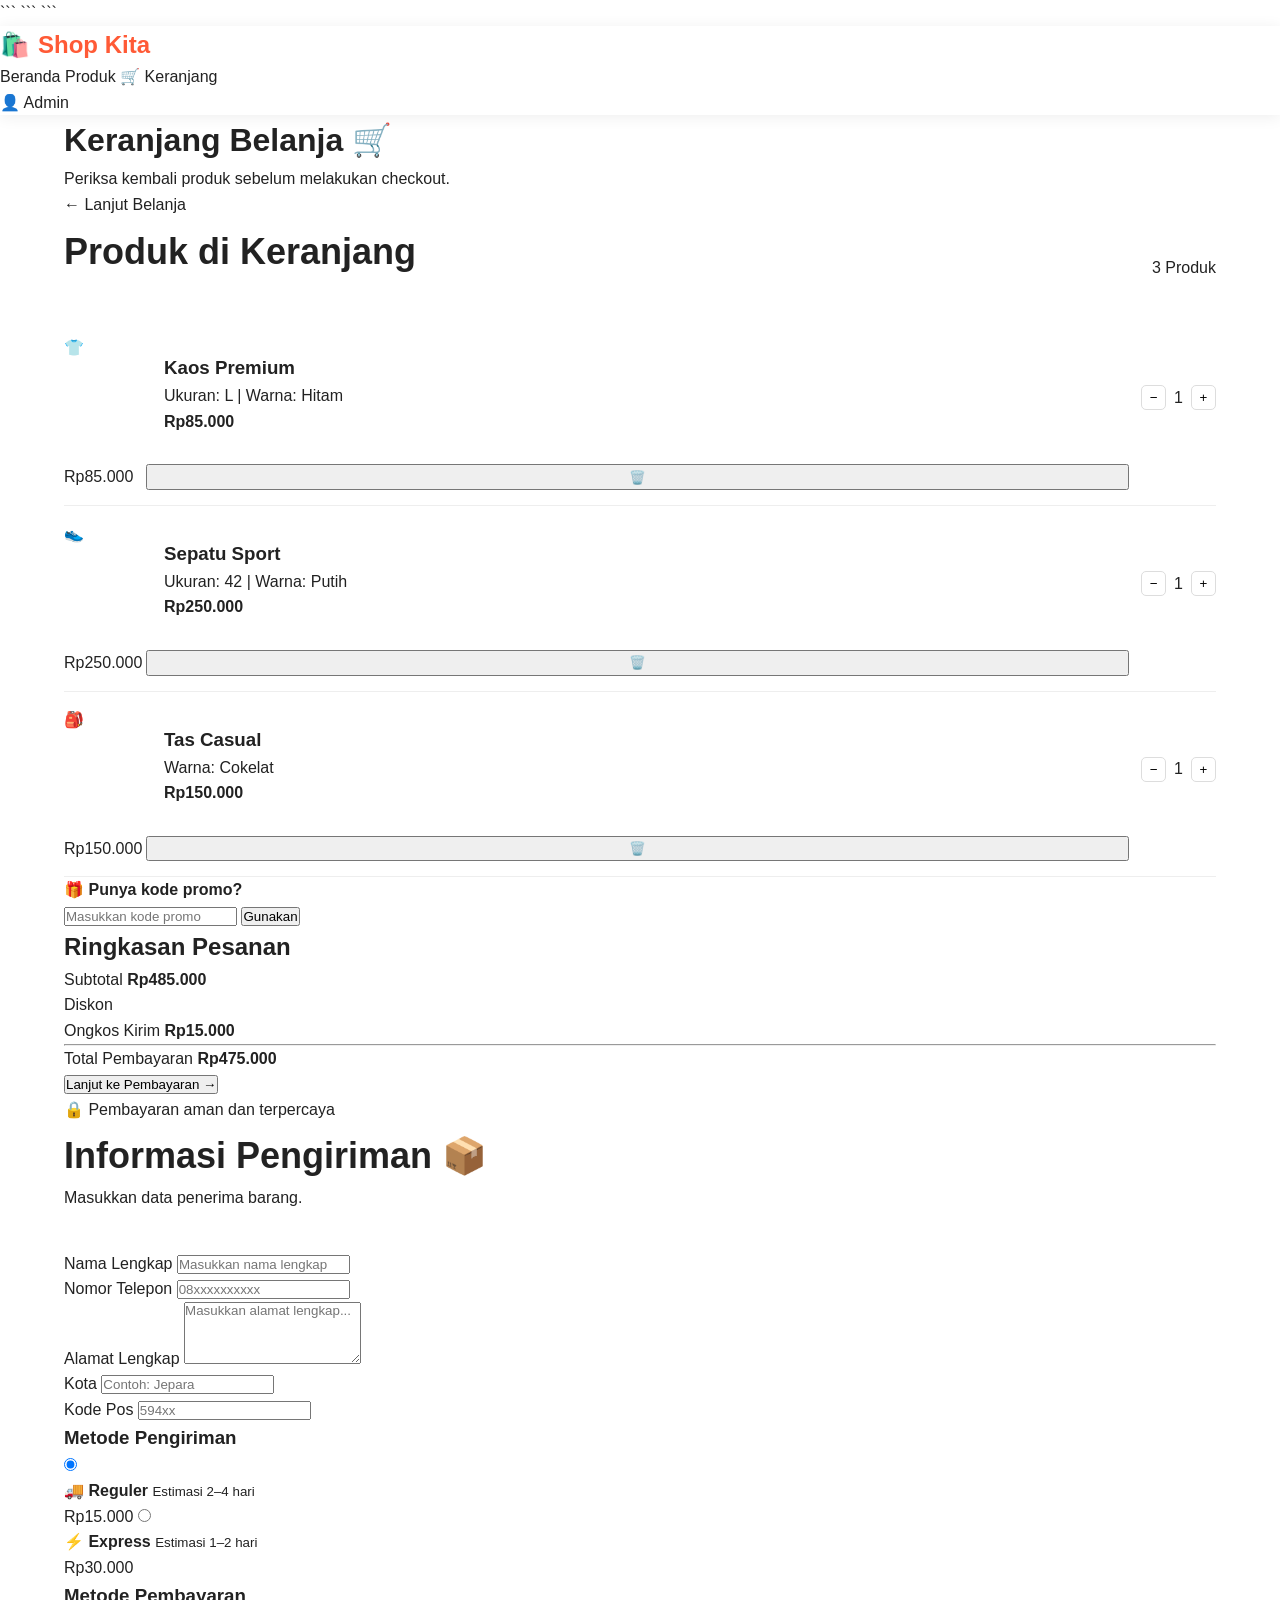
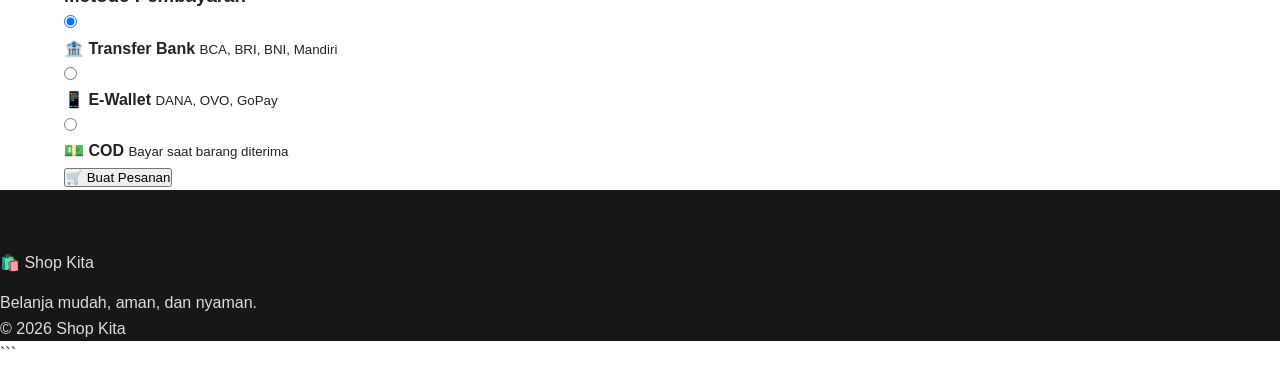
<file: cekout.html>
<!DOCTYPE html>

<html lang="id">
<head>
    <meta charset="UTF-8">
    <meta name="viewport" content="width=device-width, initial-scale=1.0">

```
<title>Shop Kita - Keranjang & Checkout</title>

<link rel="stylesheet" href="style.css">
```

</head>

<body>

```
<!-- NAVBAR -->
<header class="navbar">

    <div class="logo">
        🛍️ <span>Shop Kita</span>
    </div>

    <nav>
        <a href="index.html">Beranda</a>
        <a href="index.html#produk">Produk</a>
        <a href="cekout.html" class="active">
            🛒 Keranjang
        </a>
    </nav>

    <div class="user">
        👤 Admin
    </div>

</header>


<!-- MAIN -->
<main class="container">

    <!-- JUDUL -->
    <div class="page-title">

        <div>
            <h1>Keranjang Belanja 🛒</h1>
            <p>Periksa kembali produk sebelum melakukan checkout.</p>
        </div>

        <a href="index.html#produk" class="continue-shopping">
            ← Lanjut Belanja
        </a>

    </div>


    <!-- CONTENT -->
    <div class="checkout-layout">


        <!-- KERANJANG -->
        <section class="cart-section">

            <div class="section-header">

                <h2>Produk di Keranjang</h2>

                <span>
                    3 Produk
                </span>

            </div>


            <!-- PRODUK 1 -->
            <div class="cart-item">

                <div class="product-photo">
                    👕
                </div>

                <div class="product-info">

                    <h3>Kaos Premium</h3>

                    <p>
                        Ukuran: L | Warna: Hitam
                    </p>

                    <strong>
                        Rp85.000
                    </strong>

                </div>


                <div class="quantity">

                    <button type="button">−</button>

                    <span>1</span>

                    <button type="button">+</button>

                </div>


                <div class="item-total">
                    Rp85.000
                </div>


                <button class="delete" type="button">
                    🗑️
                </button>

            </div>


            <!-- PRODUK 2 -->
            <div class="cart-item">

                <div class="product-photo">
                    👟
                </div>

                <div class="product-info">

                    <h3>Sepatu Sport</h3>

                    <p>
                        Ukuran: 42 | Warna: Putih
                    </p>

                    <strong>
                        Rp250.000
                    </strong>

                </div>


                <div class="quantity">

                    <button type="button">−</button>

                    <span>1</span>

                    <button type="button">+</button>

                </div>


                <div class="item-total">
                    Rp250.000
                </div>


                <button class="delete" type="button">
                    🗑️
                </button>

            </div>


            <!-- PRODUK 3 -->
            <div class="cart-item">

                <div class="product-photo">
                    🎒
                </div>

                <div class="product-info">

                    <h3>Tas Casual</h3>

                    <p>
                        Warna: Cokelat
                    </p>

                    <strong>
                        Rp150.000
                    </strong>

                </div>


                <div class="quantity">

                    <button type="button">−</button>

                    <span>1</span>

                    <button type="button">+</button>

                </div>


                <div class="item-total">
                    Rp150.000
                </div>


                <button class="delete" type="button">
                    🗑️
                </button>

            </div>


            <!-- KODE PROMO -->
            <div class="promo-box">

                <div>
                    🎁
                    <strong>Punya kode promo?</strong>
                </div>

                <div class="promo-form">

                    <input
                        type="text"
                        placeholder="Masukkan kode promo"
                    >

                    <button type="button">
                        Gunakan
                    </button>

                </div>

            </div>

        </section>


        <!-- RINGKASAN -->
        <aside class="summary">

            <h2>Ringkasan Pesanan</h2>


            <div class="summary-row">

                <span>
                    Subtotal
                </span>

                <strong>
                    Rp485.000
                </strong>

            </div>


            <div class="summary-row">

                <span>
                    Diskon
                </span>

                <strong class="discount">
                    - Rp25.000
                </strong>

            </div>


            <div class="summary-row">

                <span>
                    Ongkos Kirim
                </span>

                <strong>
                    Rp15.000
                </strong>

            </div>


            <hr>


            <div class="total">

                <span>
                    Total Pembayaran
                </span>

                <strong>
                    Rp475.000
                </strong>

            </div>


            <!-- CHECKOUT BUTTON -->
            <button
                class="checkout-button"
                type="button"
            >
                Lanjut ke Pembayaran →
            </button>


            <div class="secure">

                🔒 Pembayaran aman dan terpercaya

            </div>

        </aside>

    </div>


    <!-- INFORMASI PENGIRIMAN -->
    <section class="shipping">

        <div class="section-header">

            <div>
                <h2>Informasi Pengiriman 📦</h2>

                <p>
                    Masukkan data penerima barang.
                </p>
            </div>

        </div>


        <form>

            <div class="form-grid">

                <div class="form-group">

                    <label for="nama">
                        Nama Lengkap
                    </label>

                    <input
                        type="text"
                        id="nama"
                        placeholder="Masukkan nama lengkap"
                        required
                    >

                </div>


                <div class="form-group">

                    <label for="telepon">
                        Nomor Telepon
                    </label>

                    <input
                        type="tel"
                        id="telepon"
                        placeholder="08xxxxxxxxxx"
                        required
                    >

                </div>


                <div class="form-group full">

                    <label for="alamat">
                        Alamat Lengkap
                    </label>

                    <textarea
                        id="alamat"
                        rows="4"
                        placeholder="Masukkan alamat lengkap..."
                        required
                    ></textarea>

                </div>


                <div class="form-group">

                    <label for="kota">
                        Kota
                    </label>

                    <input
                        type="text"
                        id="kota"
                        placeholder="Contoh: Jepara"
                        required
                    >

                </div>


                <div class="form-group">

                    <label for="kodepos">
                        Kode Pos
                    </label>

                    <input
                        type="text"
                        id="kodepos"
                        placeholder="594xx"
                        required
                    >

                </div>

            </div>


            <!-- METODE PENGIRIMAN -->
            <div class="payment-section">

                <h3>Metode Pengiriman</h3>

                <label class="option">

                    <input
                        type="radio"
                        name="shipping"
                        value="regular"
                        checked
                    >

                    <div>
                        <strong>
                            🚚 Reguler
                        </strong>

                        <small>
                            Estimasi 2–4 hari
                        </small>
                    </div>

                    <span>
                        Rp15.000
                    </span>

                </label>


                <label class="option">

                    <input
                        type="radio"
                        name="shipping"
                        value="express"
                    >

                    <div>
                        <strong>
                            ⚡ Express
                        </strong>

                        <small>
                            Estimasi 1–2 hari
                        </small>
                    </div>

                    <span>
                        Rp30.000
                    </span>

                </label>

            </div>


            <!-- METODE PEMBAYARAN -->
            <div class="payment-section">

                <h3>Metode Pembayaran</h3>

                <label class="option">

                    <input
                        type="radio"
                        name="payment"
                        value="transfer"
                        checked
                    >

                    <div>
                        <strong>
                            🏦 Transfer Bank
                        </strong>

                        <small>
                            BCA, BRI, BNI, Mandiri
                        </small>
                    </div>

                </label>


                <label class="option">

                    <input
                        type="radio"
                        name="payment"
                        value="ewallet"
                    >

                    <div>
                        <strong>
                            📱 E-Wallet
                        </strong>

                        <small>
                            DANA, OVO, GoPay
                        </small>
                    </div>

                </label>


                <label class="option">

                    <input
                        type="radio"
                        name="payment"
                        value="cod"
                    >

                    <div>
                        <strong>
                            💵 COD
                        </strong>

                        <small>
                            Bayar saat barang diterima
                        </small>
                    </div>

                </label>

            </div>


            <button
                type="submit"
                class="order-button"
            >
                🛒 Buat Pesanan
            </button>

        </form>

    </section>

</main>


<!-- FOOTER -->
<footer>

    <div class="footer-logo">
        🛍️ Shop Kita
    </div>

    <p>
        Belanja mudah, aman, dan nyaman.
    </p>

    <p>
        © 2026 Shop Kita
    </p>

</footer>
```

</body>
</html>
</file>
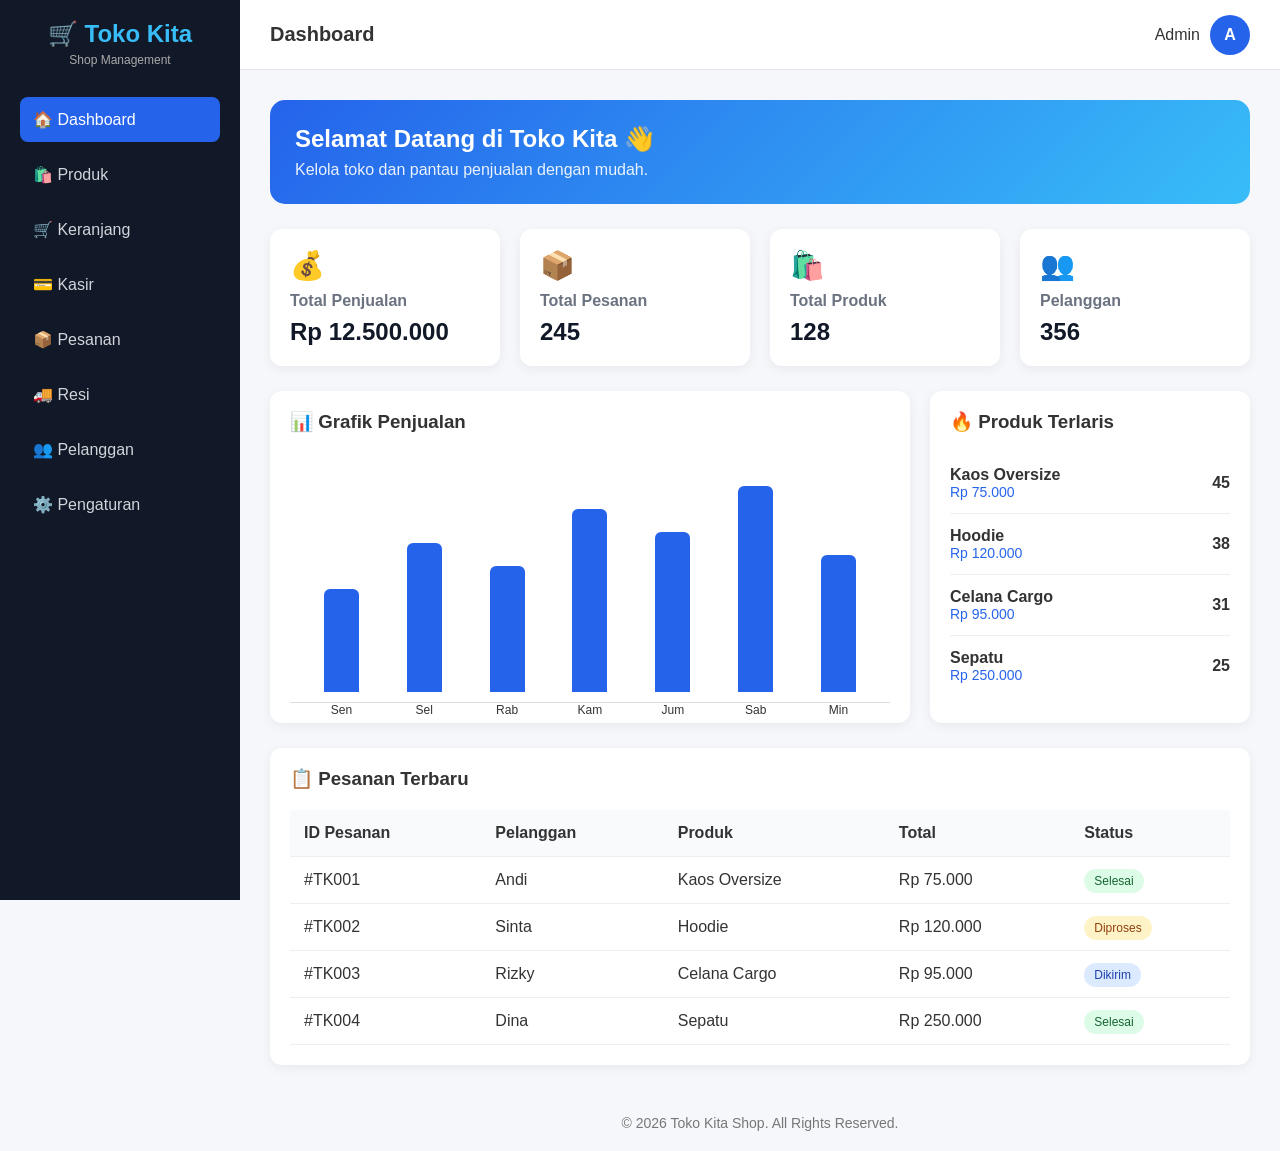
<file: projek.html>
<!DOCTYPE html>
<html lang="id">
<head>
    <meta charset="UTF-8">
    <meta name="viewport" content="width=device-width, initial-scale=1.0">
    <title>Dashboard - Toko Kita Shop</title>

    <style>
        * {
            margin: 0;
            padding: 0;
            box-sizing: border-box;
            font-family: Arial, sans-serif;
        }

        body {
            background: #f5f7fb;
            color: #333;
        }

        /* SIDEBAR */
        .sidebar {
            position: fixed;
            width: 240px;
            height: 100vh;
            background: #111827;
            color: white;
            padding: 20px;
            left: 0;
            top: 0;
        }

        .logo {
            text-align: center;
            margin-bottom: 30px;
        }

        .logo h2 {
            color: #38bdf8;
        }

        .logo p {
            font-size: 12px;
            color: #aaa;
            margin-top: 5px;
        }

        .menu {
            list-style: none;
        }

        .menu li {
            margin-bottom: 10px;
        }

        .menu a {
            display: block;
            padding: 13px;
            text-decoration: none;
            color: #d1d5db;
            border-radius: 8px;
            transition: 0.3s;
        }

        .menu a:hover,
        .menu a.active {
            background: #2563eb;
            color: white;
        }

        /* MAIN */
        .main {
            margin-left: 240px;
            min-height: 100vh;
        }

        /* NAVBAR */
        .navbar {
            height: 70px;
            background: white;
            display: flex;
            justify-content: space-between;
            align-items: center;
            padding: 0 30px;
            border-bottom: 1px solid #e5e7eb;
        }

        .navbar h3 {
            font-size: 20px;
        }

        .profile {
            display: flex;
            align-items: center;
            gap: 10px;
        }

        .profile-icon {
            width: 40px;
            height: 40px;
            border-radius: 50%;
            background: #2563eb;
            color: white;
            display: flex;
            justify-content: center;
            align-items: center;
            font-weight: bold;
        }

        /* CONTENT */
        .content {
            padding: 30px;
        }

        .welcome {
            background: linear-gradient(135deg, #2563eb, #38bdf8);
            color: white;
            padding: 25px;
            border-radius: 15px;
            margin-bottom: 25px;
        }

        .welcome h1 {
            margin-bottom: 8px;
        }

        .welcome p {
            opacity: 0.9;
        }

        /* CARDS */
        .cards {
            display: grid;
            grid-template-columns: repeat(4, 1fr);
            gap: 20px;
            margin-bottom: 25px;
        }

        .card {
            background: white;
            padding: 20px;
            border-radius: 12px;
            box-shadow: 0 3px 12px rgba(0,0,0,0.06);
        }

        .card .icon {
            font-size: 28px;
            margin-bottom: 10px;
        }

        .card h4 {
            color: #6b7280;
            margin-bottom: 8px;
        }

        .card h2 {
            color: #111827;
        }

        /* GRID */
        .dashboard-grid {
            display: grid;
            grid-template-columns: 2fr 1fr;
            gap: 20px;
            margin-bottom: 25px;
        }

        .box {
            background: white;
            padding: 20px;
            border-radius: 12px;
            box-shadow: 0 3px 12px rgba(0,0,0,0.06);
        }

        .box h3 {
            margin-bottom: 20px;
        }

        /* CHART */
        .chart {
            height: 250px;
            display: flex;
            align-items: end;
            justify-content: space-around;
            border-bottom: 1px solid #ddd;
            padding: 10px;
        }

        .bar {
            width: 35px;
            background: #2563eb;
            border-radius: 6px 6px 0 0;
            position: relative;
        }

        .bar span {
            position: absolute;
            bottom: -25px;
            width: 100%;
            text-align: center;
            font-size: 12px;
        }

        /* PRODUCTS */
        .product {
            display: flex;
            justify-content: space-between;
            align-items: center;
            padding: 13px 0;
            border-bottom: 1px solid #eee;
        }

        .product:last-child {
            border-bottom: none;
        }

        .product-name {
            font-weight: bold;
        }

        .product-price {
            color: #2563eb;
            font-size: 14px;
        }

        /* TABLE */
        .table-box {
            overflow-x: auto;
        }

        table {
            width: 100%;
            border-collapse: collapse;
        }

        th,
        td {
            padding: 14px;
            text-align: left;
            border-bottom: 1px solid #eee;
            white-space: nowrap;
        }

        th {
            background: #f8fafc;
        }

        .status {
            padding: 5px 10px;
            border-radius: 20px;
            font-size: 12px;
        }

        .success {
            background: #dcfce7;
            color: #166534;
        }

        .pending {
            background: #fef3c7;
            color: #92400e;
        }

        .shipping {
            background: #dbeafe;
            color: #1e40af;
        }

        /* FOOTER */
        footer {
            text-align: center;
            padding: 20px;
            color: #777;
            font-size: 14px;
        }

        /* RESPONSIVE */
        @media (max-width: 1000px) {
            .cards {
                grid-template-columns: repeat(2, 1fr);
            }

            .dashboard-grid {
                grid-template-columns: 1fr;
            }
        }

        @media (max-width: 700px) {
            .sidebar {
                width: 190px;
            }

            .main {
                margin-left: 190px;
            }

            .navbar {
                padding: 0 15px;
            }

            .content {
                padding: 15px;
            }

            .cards {
                grid-template-columns: 1fr;
            }

            .navbar h3 {
                font-size: 16px;
            }
        }

        @media (max-width: 500px) {
            .sidebar {
                position: static;
                width: 100%;
                height: auto;
            }

            .main {
                margin-left: 0;
            }

            .menu {
                display: grid;
                grid-template-columns: repeat(2, 1fr);
                gap: 5px;
            }

            .menu li {
                margin: 0;
            }

            .navbar {
                margin-top: 0;
            }
        }
    </style>
</head>

<body>

    <!-- SIDEBAR -->
    <aside class="sidebar">

        <div class="logo">
            <h2>🛒 Toko Kita</h2>
            <p>Shop Management</p>
        </div>

        <ul class="menu">
            <li>
                <a href="#" class="active">🏠 Dashboard</a>
            </li>
            <li>
                <a href="#">🛍️ Produk</a>
            </li>
            <li>
                <a href="#">🛒 Keranjang</a>
            </li>
            <li>
                <a href="#">💳 Kasir</a>
            </li>
            <li>
                <a href="#">📦 Pesanan</a>
            </li>
            <li>
                <a href="#">🚚 Resi</a>
            </li>
            <li>
                <a href="#">👥 Pelanggan</a>
            </li>
            <li>
                <a href="#">⚙️ Pengaturan</a>
            </li>
        </ul>

    </aside>


    <!-- MAIN -->
    <main class="main">

        <!-- NAVBAR -->
        <nav class="navbar">

            <h3>Dashboard</h3>

            <div class="profile">
                <span>Admin</span>
                <div class="profile-icon">A</div>
            </div>

        </nav>


        <!-- CONTENT -->
        <section class="content">

            <!-- WELCOME -->
            <div class="welcome">
                <h1>Selamat Datang di Toko Kita 👋</h1>
                <p>Kelola toko dan pantau penjualan dengan mudah.</p>
            </div>


            <!-- STATISTIC CARDS -->
            <div class="cards">

                <div class="card">
                    <div class="icon">💰</div>
                    <h4>Total Penjualan</h4>
                    <h2>Rp 12.500.000</h2>
                </div>

                <div class="card">
                    <div class="icon">📦</div>
                    <h4>Total Pesanan</h4>
                    <h2>245</h2>
                </div>

                <div class="card">
                    <div class="icon">🛍️</div>
                    <h4>Total Produk</h4>
                    <h2>128</h2>
                </div>

                <div class="card">
                    <div class="icon">👥</div>
                    <h4>Pelanggan</h4>
                    <h2>356</h2>
                </div>

            </div>


            <!-- CHART + PRODUCTS -->
            <div class="dashboard-grid">

                <!-- PENJUALAN -->
                <div class="box">

                    <h3>📊 Grafik Penjualan</h3>

                    <div class="chart">

                        <div class="bar" style="height: 45%;">
                            <span>Sen</span>
                        </div>

                        <div class="bar" style="height: 65%;">
                            <span>Sel</span>
                        </div>

                        <div class="bar" style="height: 55%;">
                            <span>Rab</span>
                        </div>

                        <div class="bar" style="height: 80%;">
                            <span>Kam</span>
                        </div>

                        <div class="bar" style="height: 70%;">
                            <span>Jum</span>
                        </div>

                        <div class="bar" style="height: 90%;">
                            <span>Sab</span>
                        </div>

                        <div class="bar" style="height: 60%;">
                            <span>Min</span>
                        </div>

                    </div>

                </div>


                <!-- PRODUK TERLARIS -->
                <div class="box">

                    <h3>🔥 Produk Terlaris</h3>

                    <div class="product">
                        <div>
                            <div class="product-name">Kaos Oversize</div>
                            <div class="product-price">Rp 75.000</div>
                        </div>
                        <b>45</b>
                    </div>

                    <div class="product">
                        <div>
                            <div class="product-name">Hoodie</div>
                            <div class="product-price">Rp 120.000</div>
                        </div>
                        <b>38</b>
                    </div>

                    <div class="product">
                        <div>
                            <div class="product-name">Celana Cargo</div>
                            <div class="product-price">Rp 95.000</div>
                        </div>
                        <b>31</b>
                    </div>

                    <div class="product">
                        <div>
                            <div class="product-name">Sepatu</div>
                            <div class="product-price">Rp 250.000</div>
                        </div>
                        <b>25</b>
                    </div>

                </div>

            </div>


            <!-- PESANAN TERBARU -->
            <div class="box table-box">

                <h3>📋 Pesanan Terbaru</h3>

                <table>

                    <thead>
                        <tr>
                            <th>ID Pesanan</th>
                            <th>Pelanggan</th>
                            <th>Produk</th>
                            <th>Total</th>
                            <th>Status</th>
                        </tr>
                    </thead>

                    <tbody>

                        <tr>
                            <td>#TK001</td>
                            <td>Andi</td>
                            <td>Kaos Oversize</td>
                            <td>Rp 75.000</td>
                            <td>
                                <span class="status success">
                                    Selesai
                                </span>
                            </td>
                        </tr>

                        <tr>
                            <td>#TK002</td>
                            <td>Sinta</td>
                            <td>Hoodie</td>
                            <td>Rp 120.000</td>
                            <td>
                                <span class="status pending">
                                    Diproses
                                </span>
                            </td>
                        </tr>

                        <tr>
                            <td>#TK003</td>
                            <td>Rizky</td>
                            <td>Celana Cargo</td>
                            <td>Rp 95.000</td>
                            <td>
                                <span class="status shipping">
                                    Dikirim
                                </span>
                            </td>
                        </tr>

                        <tr>
                            <td>#TK004</td>
                            <td>Dina</td>
                            <td>Sepatu</td>
                            <td>Rp 250.000</td>
                            <td>
                                <span class="status success">
                                    Selesai
                                </span>
                            </td>
                        </tr>

                    </tbody>

                </table>

            </div>

        </section>


        <!-- FOOTER -->
        <footer>
            © 2026 Toko Kita Shop. All Rights Reserved.
        </footer>

    </main>

</body>
</html>
</file>
<file: style.css>
/* =========================
   RESET
========================= */

* {
    margin: 0;
    padding: 0;
    box-sizing: border-box;
}

html {
    scroll-behavior: smooth;
}

body {
    font-family: Arial, Helvetica, sans-serif;
    color: #222;
    background: #fff;
    line-height: 1.6;
}

a {
    text-decoration: none;
    color: inherit;
}

button,
input,
textarea,
select {
    font-family: inherit;
}

button {
    cursor: pointer;
}


/* =========================
   GLOBAL
========================= */

.container {
    width: 90%;
    max-width: 1200px;
    margin: auto;
}

.btn-primary {
    display: inline-flex;
    align-items: center;
    gap: 10px;

    background: #ff5a36;
    color: white;

    padding: 14px 24px;

    border: none;
    border-radius: 8px;

    font-weight: 700;

    transition: 0.3s;
}

.btn-primary:hover {
    background: #e84725;
    transform: translateY(-2px);
}

.full {
    width: 100%;
    justify-content: center;
}


/* =========================
   NAVBAR
========================= */

.navbar {
    position: sticky;
    top: 0;
    z-index: 1000;

    background: white;

    box-shadow:
        0 2px 15px rgba(0, 0, 0, 0.07);
}

.nav-content {
    min-height: 72px;

    display: flex;
    align-items: center;
    justify-content: space-between;
}

.logo {
    display: flex;
    align-items: center;
    gap: 8px;

    color: #ff5a36;

    font-size: 24px;
    font-weight: 800;
}

.nav-menu {
    display: flex;
    gap: 30px;
}

.nav-menu a {
    font-weight: 600;
    color: #444;

    transition: 0.3s;
}

.nav-menu a:hover {
    color: #ff5a36;
}

.nav-actions {
    display: flex;
    align-items: center;
    gap: 10px;
}

.icon-btn,
.menu-btn,
.cart-btn {
    background: transparent;
    border: none;

    width: 40px;
    height: 40px;

    display: flex;
    align-items: center;
    justify-content: center;

    font-size: 18px;
}

.cart-btn {
    position: relative;
}

.cart-btn span {
    position: absolute;

    top: -2px;
    right: -2px;

    background: #ff5a36;
    color: white;

    width: 19px;
    height: 19px;

    border-radius: 50%;

    font-size: 11px;

    display: flex;
    align-items: center;
    justify-content: center;
}

.menu-btn {
    display: none;
}


/* =========================
   SEARCH
========================= */

.search-box {
    display: none;

    background: #f8f8f8;
    padding: 15px 0;
}

.search-box.active {
    display: block;
}

.search-box input {
    width: 100%;

    padding: 14px 18px;

    border: 1px solid #ddd;
    border-radius: 8px;

    outline: none;

    font-size: 16px;
}


/* =========================
   HERO
========================= */

.hero {
    background:
        linear-gradient(
            135deg,
            #fff4ef,
            #fff
        );

    padding: 80px 0;
}

.hero-content {
    display: grid;
    grid-template-columns: 1fr 1fr;

    align-items: center;

    gap: 50px;
}

.badge {
    display: inline-block;

    color: #ff5a36;
    background: #ffe3da;

    padding: 7px 14px;

    border-radius: 30px;

    font-size: 13px;
    font-weight: 700;

    margin-bottom: 15px;
}

.hero h1 {
    font-size: clamp(40px, 5vw, 65px);

    line-height: 1.1;

    margin-bottom: 20px;
}

.hero h1 span {
    color: #ff5a36;
}

.hero-text p {
    color: #666;

    max-width: 550px;

    margin-bottom: 30px;

    font-size: 17px;
}

.hero-image {
    height: 400px;

    background:
        linear-gradient(
            135deg,
            #ff7959,
            #ff4c2d
        );

    border-radius: 30px;

    display: flex;
    align-items: center;
    justify-content: center;

    color: white;

    position: relative;

    box-shadow:
        0 25px 50px rgba(255, 90, 54, 0.25);
}

.hero-image > i {
    font-size: 150px;
}

.discount {
    position: absolute;

    top: 30px;
    right: 30px;

    width: 100px;
    height: 100px;

    border-radius: 50%;

    background: #fff;

    color: #ff5a36;

    display: flex;
    flex-direction: column;
    align-items: center;
    justify-content: center;

    transform: rotate(10deg);
}

.discount strong {
    font-size: 30px;
    line-height: 1;
}

.discount small {
    font-weight: bold;
}


/* =========================
   FEATURES
========================= */

.features {
    padding: 35px 0;

    border-bottom: 1px solid #eee;
}

.feature-grid {
    display: grid;
    grid-template-columns: repeat(4, 1fr);

    gap: 25px;
}

.feature {
    display: flex;
    align-items: center;

    gap: 15px;
}

.feature > i {
    color: #ff5a36;

    font-size: 27px;
}

.feature h3 {
    font-size: 15px;
}

.feature p {
    font-size: 13px;
    color: #777;
}


/* =========================
   PRODUCTS
========================= */

.products-section {
    padding: 90px 0;
}

.section-header {
    display: flex;
    justify-content: space-between;
    align-items: end;

    gap: 30px;

    margin-bottom: 40px;
}

.section-label {
    color: #ff5a36;

    font-size: 13px;
    font-weight: 800;

    letter-spacing: 1px;
}

.section-header h2,
.about h2 {
    font-size: 36px;
    margin-top: 5px;
}

.filter-buttons {
    display: flex;
    gap: 8px;
    flex-wrap: wrap;
}

.filter-btn {
    padding: 10px 18px;

    border: 1px solid #ddd;
    background: white;

    border-radius: 30px;

    font-weight: 600;

    transition: 0.3s;
}

.filter-btn:hover,
.filter-btn.active {
    background: #ff5a36;
    border-color: #ff5a36;
    color: white;
}

.product-grid {
    display: grid;

    grid-template-columns:
        repeat(4, 1fr);

    gap: 25px;
}

.product-card {
    border: 1px solid #eee;

    border-radius: 15px;

    overflow: hidden;

    background: white;

    transition: 0.3s;
}

.product-card:hover {
    transform: translateY(-7px);

    box-shadow:
        0 15px 35px rgba(0, 0, 0, 0.1);
}

.product-image {
    height: 220px;

    background: #f5f5f5;

    display: flex;
    align-items: center;
    justify-content: center;

    position: relative;

    overflow: hidden;
}

.product-image img {
    width: 100%;
    height: 100%;

    object-fit: cover;

    transition: 0.4s;
}

.product-card:hover .product-image img {
    transform: scale(1.07);
}

.product-badge {
    position: absolute;

    top: 12px;
    left: 12px;

    background: #ff5a36;
    color: white;

    padding: 5px 10px;

    border-radius: 20px;

    font-size: 11px;
    font-weight: bold;
}

.product-info {
    padding: 18px;
}

.product-category {
    color: #999;

    font-size: 12px;

    text-transform: uppercase;
}

.product-name {
    font-size: 17px;

    margin: 5px 0 8px;
}

.product-rating {
    color: #ffb400;

    font-size: 13px;

    margin-bottom: 10px;
}

.product-bottom {
    display: flex;
    align-items: center;
    justify-content: space-between;

    gap: 10px;
}

.product-price {
    color: #ff5a36;

    font-size: 18px;
    font-weight: 800;
}

.add-cart {
    width: 42px;
    height: 42px;

    border: none;

    border-radius: 8px;

    background: #fff0eb;

    color: #ff5a36;

    transition: 0.3s;
}

.add-cart:hover {
    background: #ff5a36;
    color: white;
}


/* =========================
   ABOUT
========================= */

.about {
    padding: 80px 0;

    background: #fafafa;
}

.about-content {
    display: grid;
    grid-template-columns: 1fr 1fr;

    align-items: center;

    gap: 60px;
}

.about-image {
    height: 380px;

    border-radius: 25px;

    background:
        linear-gradient(
            135deg,
            #ff5a36,
            #ff8b72
        );

    display: flex;
    align-items: center;
    justify-content: center;

    color: white;

    font-size: 130px;
}

.about-text p {
    color: #666;

    margin: 15px 0;
}


/* =========================
   NEWSLETTER
========================= */

.newsletter {
    padding: 60px 0;

    background: #ff5a36;

    color: white;
}

.newsletter-content {
    display: flex;

    justify-content: space-between;

    align-items: center;

    gap: 40px;
}

.newsletter h2 {
    font-size: 30px;
}

.newsletter p {
    opacity: 0.9;
}

.newsletter form {
    display: flex;

    background: white;

    padding: 5px;

    border-radius: 8px;

    min-width: 420px;
}

.newsletter input {
    flex: 1;

    border: none;

    outline: none;

    padding: 12px;
}

.newsletter button {
    border: none;

    background: #222;
    color: white;

    padding: 12px 20px;

    border-radius: 6px;

    font-weight: bold;
}


/* =========================
   FOOTER
========================= */

footer {
    background: #171717;

    color: #ddd;

    padding-top: 60px;
}

.footer-grid {
    display: grid;

    grid-template-columns:
        2fr 1fr 1.5fr;

    gap: 50px;

    padding-bottom: 50px;
}

.footer-logo {
    margin-bottom: 15px;
}

.footer-grid > div:first-child p {
    color: #999;

    max-width: 350px;
}

.footer-grid h3 {
    color: white;

    margin-bottom: 15px;
}

.footer-grid a {
    display: block;

    color: #999;

    margin-bottom: 8px;
}

.footer-grid a:hover {
    color: #ff5a36;
}

.footer-grid p {
    color: #999;

    margin-bottom: 10px;
}

.footer-grid p i {
    color: #ff5a36;

    width: 20px;
}

.copyright {
    text-align: center;

    border-top: 1px solid #333;

    padding: 20px;

    color: #777;

    font-size: 13px;
}


/* =========================
   CART
========================= */

.overlay {
    position: fixed;

    inset: 0;

    background: rgba(0, 0, 0, 0.5);

    z-index: 1999;

    display: none;
}

.overlay.active {
    display: block;
}

.cart-sidebar {
    position: fixed;

    top: 0;
    right: -450px;

    width: 430px;
    max-width: 95%;

    height: 100vh;

    background: white;

    z-index: 2000;

    display: flex;
    flex-direction: column;

    transition: 0.35s;
}

.cart-sidebar.active {
    right: 0;
}

.cart-header {
    display: flex;

    justify-content: space-between;
    align-items: center;

    padding: 20px;

    border-bottom: 1px solid #eee;
}

.cart-header h2 {
    font-size: 20px;
}

.cart-header button {
    border: none;

    background: #f5f5f5;

    width: 38px;
    height: 38px;

    border-radius: 50%;
}

.cart-items {
    flex: 1;

    overflow-y: auto;

    padding: 20px;
}

.empty-cart {
    height: 100%;

    display: flex;
    flex-direction: column;

    align-items: center;
    justify-content: center;

    color: #aaa;
}

.empty-cart i {
    font-size: 50px;

    margin-bottom: 15px;
}

.cart-item {
    display: grid;

    grid-template-columns: 70px 1fr auto;

    gap: 12px;

    padding: 15px 0;

    border-bottom: 1px solid #eee;
}

.cart-item-image {
    width: 70px;
    height: 70px;

    border-radius: 8px;

    overflow: hidden;

    background: #f5f5f5;
}

.cart-item-image img {
    width: 100%;
    height: 100%;

    object-fit: cover;
}

.cart-item h4 {
    font-size: 14px;

    margin-bottom: 5px;
}

.cart-item-price {
    color: #ff5a36;

    font-size: 13px;

    font-weight: bold;
}

.quantity {
    display: flex;

    align-items: center;

    gap: 8px;

    margin-top: 8px;
}

.quantity button {
    border: 1px solid #ddd;

    background: white;

    width: 25px;
    height: 25px;

    border-radius: 5px;
}

.remove-item {
    color: #e33;

    border: none;

    background: transparent;
}

.cart-footer {
    border-top: 1px solid #eee;

    padding: 20px;
}

.cart-total {
    display: flex;

    justify-content: space-between;

    margin-bottom: 15px;

    font-size: 18px;
}

.cart-total strong {
    color: #ff5a36;
}

.checkout-btn {
    width: 100%;

    padding: 15px;

    background: #ff5a36;
    color: white;

    border: none;

    border-radius: 8px;

    font-weight: bold;

    font-size: 15px;
}


/* =========================
   MODAL
========================= */

.modal {
    position: fixed;

    inset: 0;

    background: rgba(0, 0, 0, 0.6);

    z-index: 3000;

    display: none;

    align-items: center;
    justify-content: center;

    padding: 20px;
}

.modal.active {
    display: flex;
}

.modal-content {
    width: 100%;
    max-width: 500px;

    background: white;

    border-radius: 15px;

    padding: 30px;

    position: relative;

    max-height: 90vh;

    overflow-y: auto;
}

.modal-close {
    position: absolute;

    top: 15px;
    right: 15px;

    width: 35px;
    height: 35px;

    border: none;

    background: #f5f5f5;

    border-radius: 50%;
}

.modal-content h2 {
    margin-bottom: 5px;
}

.modal-content > p {
    color: #777;

    margin-bottom: 20px;
}

.modal-content label {
    display: block;

    font-size: 14px;
    font-weight: bold;

    margin: 12px 0 5px;
}

.modal-content input,
.modal-content textarea,
.modal-content select {
    width: 100%;

    padding: 12px;

    border: 1px solid #ddd;

    border-radius: 7px;

    outline: none;
}

.modal-content textarea {
    height: 90px;

    resize: vertical;
}


/* =========================
   TOAST
========================= */

.toast {
    position: fixed;

    right: 25px;
    bottom: 25px;

    background: #222;
    color: white;

    padding: 14px 20px;

    border-radius: 8px;

    display: flex;

    align-items: center;

    gap: 10px;

    transform: translateY(100px);

    opacity: 0;

    transition: 0.3s;

    z-index: 5000;
}

.toast.show {
    transform: translateY(0);

    opacity: 1;
}

.toast i {
    color: #39d98a;
}


/* =========================
   RESPONSIVE
========================= */

@media (max-width: 1000px) {

    .product-grid {
        grid-template-columns:
            repeat(3, 1fr);
    }

    .feature-grid {
        grid-template-columns:
            repeat(2, 1fr);
    }

    .newsletter-content {
        flex-direction: column;

        align-items: flex-start;
    }

    .newsletter form {
        width: 100%;
        min-width: 0;
    }
}


@media (max-width: 768px) {

    .nav-menu {
        position: absolute;

        top: 72px;
        left: 0;
        right: 0;

        background: white;

        display: none;

        flex-direction: column;

        padding: 20px;

        box-shadow: 0 10px 20px rgba(0,0,0,.08);
    }

    .nav-menu.active {
        display: flex;
    }

    .menu-btn {
        display: flex;
    }

    .hero {
        padding: 50px 0;
    }

    .hero-content {
        grid-template-columns: 1fr;
    }

    .hero-image {
        height: 300px;
    }

    .hero-image > i {
        font-size: 100px;
    }

    .section-header {
        flex-direction: column;

        align-items: flex-start;
    }

    .product-grid {
        grid-template-columns:
            repeat(2, 1fr);
    }

    .about-content {
        grid-template-columns: 1fr;
    }

    .footer-grid {
        grid-template-columns: 1fr 1fr;
    }
}


@media (max-width: 500px) {

    .container {
        width: 92%;
    }

    .logo {
        font-size: 20px;
    }

    .hero h1 {
        font-size: 38px;
    }

    .product-grid {
        grid-template-columns: 1fr;
    }

    .feature-grid {
        grid-template-columns: 1fr;
    }

    .footer-grid {
        grid-template-columns: 1fr;
    }

    .newsletter form {
        flex-direction: column;

        background: transparent;

        padding: 0;
    }

    .newsletter input {
        border-radius: 7px;

        margin-bottom: 8px;
    }

    .newsletter button {
        width: 100%;
    }

    .cart-sidebar {
        width: 100%;
    }
}
</file>
